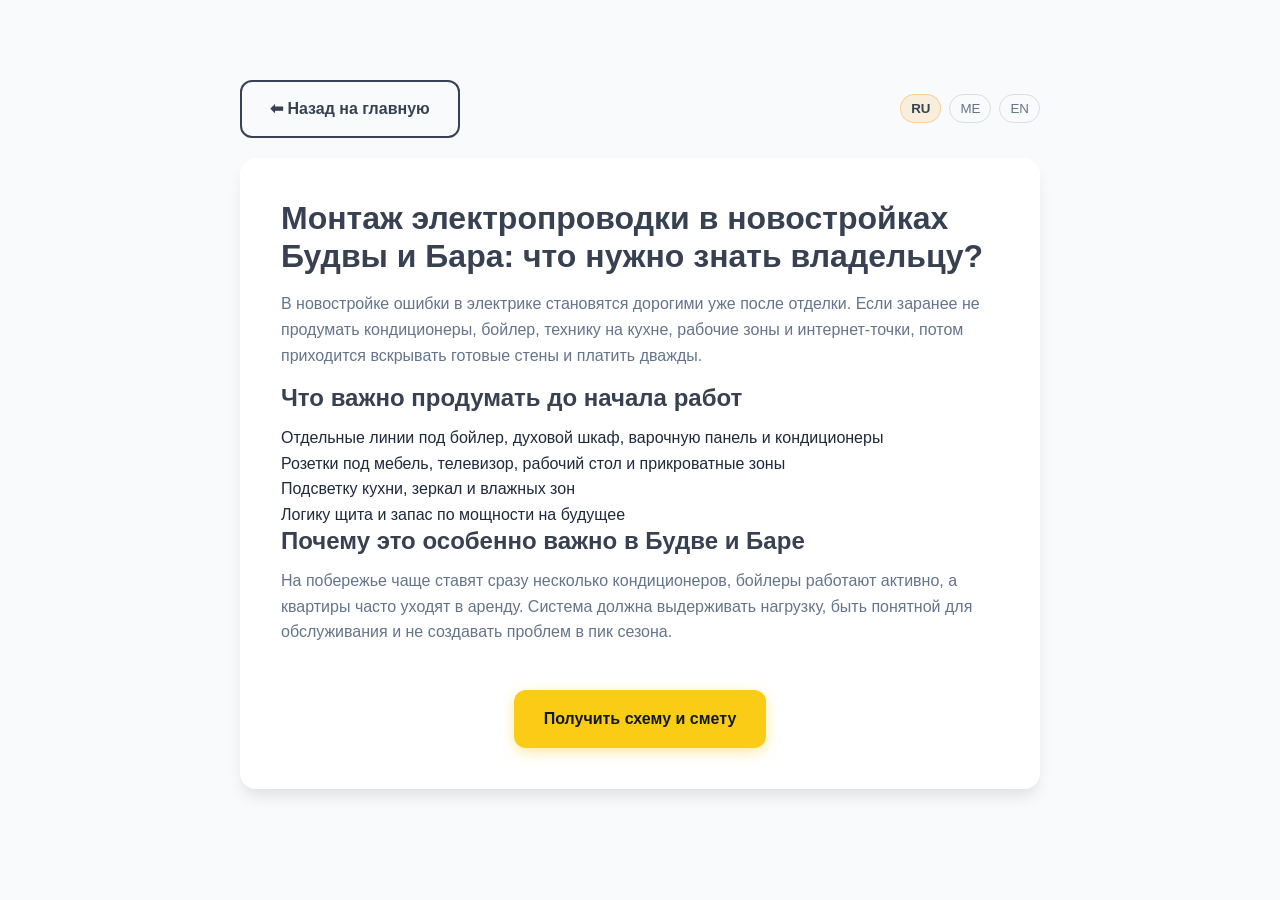
<file: articles/article-2.html>
<!DOCTYPE html>
<html lang="ru">
<head>
<meta charset="UTF-8">
<meta name="viewport" content="width=device-width, initial-scale=1.0">
<meta name="description" data-ru="Монтаж электропроводки в новостройках Будвы и Бара: что важно учесть владельцу до ремонта и чистовой отделки." data-ro="Montaža instalacija u novogradnji u Budvi i Baru: šta vlasnik mora znati prije renoviranja i završnih radova." data-en="Electrical wiring in new buildings in Budva and Bar: what owners need to know before renovation and finishing work." content="Монтаж электропроводки в новостройках Будвы и Бара: что важно учесть владельцу до ремонта и чистовой отделки.">
<title data-ru="Монтаж электропроводки в новостройках Будвы и Бара" data-ro="Montaža instalacija u novogradnji u Budvi i Baru" data-en="Electrical wiring in new buildings in Budva and Bar">Монтаж электропроводки в новостройках Будвы и Бара</title>
<link rel="stylesheet" href="../style.css">
<script defer src="article-lang.js"></script>
</head>
<body class="bg-light">
<div class="container section-padding container-narrow">
<div style="display:flex;justify-content:space-between;gap:16px;align-items:center;flex-wrap:wrap;margin-bottom:20px;">
<a href="../index.html" class="btn btn-outline" data-ru="⬅ Назад на главную" data-ro="⬅ Nazad na početnu" data-en="⬅ Back to home">⬅ Назад на главную</a>
<div class="lang-switch"><button class="lang-label active" type="button" data-lang="ru">RU</button><button class="lang-label" type="button" data-lang="ro">ME</button><button class="lang-label" type="button" data-lang="en">EN</button></div>
</div>
<div class="glass-panel">
<h1 data-ru="Монтаж электропроводки в новостройках Будвы и Бара: что нужно знать владельцу?" data-ro="Montaža instalacija u novogradnji u Budvi i Baru: šta vlasnik treba da zna?" data-en="Electrical wiring in new buildings in Budva and Bar: what should the owner know?">Монтаж электропроводки в новостройках Будвы и Бара: что нужно знать владельцу?</h1>
<p data-ru="В новостройке ошибки в электрике становятся дорогими уже после отделки. Если заранее не продумать кондиционеры, бойлер, технику на кухне, рабочие зоны и интернет-точки, потом приходится вскрывать готовые стены и платить дважды." data-ro="U novogradnji greške u elektrici postaju skupe već nakon završnih radova. Ako se unaprijed ne isplaniraju klime, bojler, kuhinjska tehnika, radne zone i internet tačke, kasnije se moraju otvarati gotovi zidovi i plaćati dvostruko." data-en="In a new building, electrical mistakes become expensive as soon as the finishing work is done. If AC units, the boiler, kitchen appliances, work zones, and internet points are not planned in advance, finished walls often need to be opened later.">В новостройке ошибки в электрике становятся дорогими уже после отделки. Если заранее не продумать кондиционеры, бойлер, технику на кухне, рабочие зоны и интернет-точки, потом приходится вскрывать готовые стены и платить дважды.</p>
<h2 data-ru="Что важно продумать до начала работ" data-ro="Šta treba isplanirati prije početka radova" data-en="What must be planned before the work starts">Что важно продумать до начала работ</h2>
<ul>
<li data-ru="Отдельные линии под бойлер, духовой шкаф, варочную панель и кондиционеры" data-ro="Posebne linije za bojler, rernu, ploču i klime" data-en="Dedicated lines for the boiler, oven, hob, and air conditioners">Отдельные линии под бойлер, духовой шкаф, варочную панель и кондиционеры</li>
<li data-ru="Розетки под мебель, телевизор, рабочий стол и прикроватные зоны" data-ro="Utičnice za namještaj, televizor, radni sto i noćne ormariće" data-en="Sockets for furniture layout, TV, work desk, and bedside areas">Розетки под мебель, телевизор, рабочий стол и прикроватные зоны</li>
<li data-ru="Подсветку кухни, зеркал и влажных зон" data-ro="Rasvjetu kuhinje, ogledala i vlažnih zona" data-en="Lighting for the kitchen, mirrors, and wet zones">Подсветку кухни, зеркал и влажных зон</li>
<li data-ru="Логику щита и запас по мощности на будущее" data-ro="Logiku ormara i rezervu snage za budućnost" data-en="A logical panel layout and future power reserve">Логику щита и запас по мощности на будущее</li>
</ul>
<h2 data-ru="Почему это особенно важно в Будве и Баре" data-ro="Zašto je to posebno važno u Budvi i Baru" data-en="Why this matters especially in Budva and Bar">Почему это особенно важно в Будве и Баре</h2>
<p data-ru="На побережье чаще ставят сразу несколько кондиционеров, бойлеры работают активно, а квартиры часто уходят в аренду. Система должна выдерживать нагрузку, быть понятной для обслуживания и не создавать проблем в пик сезона." data-ro="Na primorju se često ugrađuje više klima, bojleri rade intenzivno, a stanovi se često izdaju. Sistem mora izdržati opterećenje, biti jasan za održavanje i ne praviti probleme u jeku sezone." data-en="On the coast, several air conditioners are often installed, boilers work heavily, and apartments are frequently rented out. The system must handle the load, be easy to maintain, and stay reliable during peak season.">На побережье чаще ставят сразу несколько кондиционеров, бойлеры работают активно, а квартиры часто уходят в аренду. Система должна выдерживать нагрузку, быть понятной для обслуживания и не создавать проблем в пик сезона.</p>
<div class="mt-30 text-center">
<a href="../index.html#contact" class="btn btn-primary mt-15" data-ru="Получить схему и смету" data-ro="Zatraži šemu i ponudu" data-en="Get a layout and quote">Получить схему и смету</a>
</div>
</div>
</div>
</body>
</html>
</file>
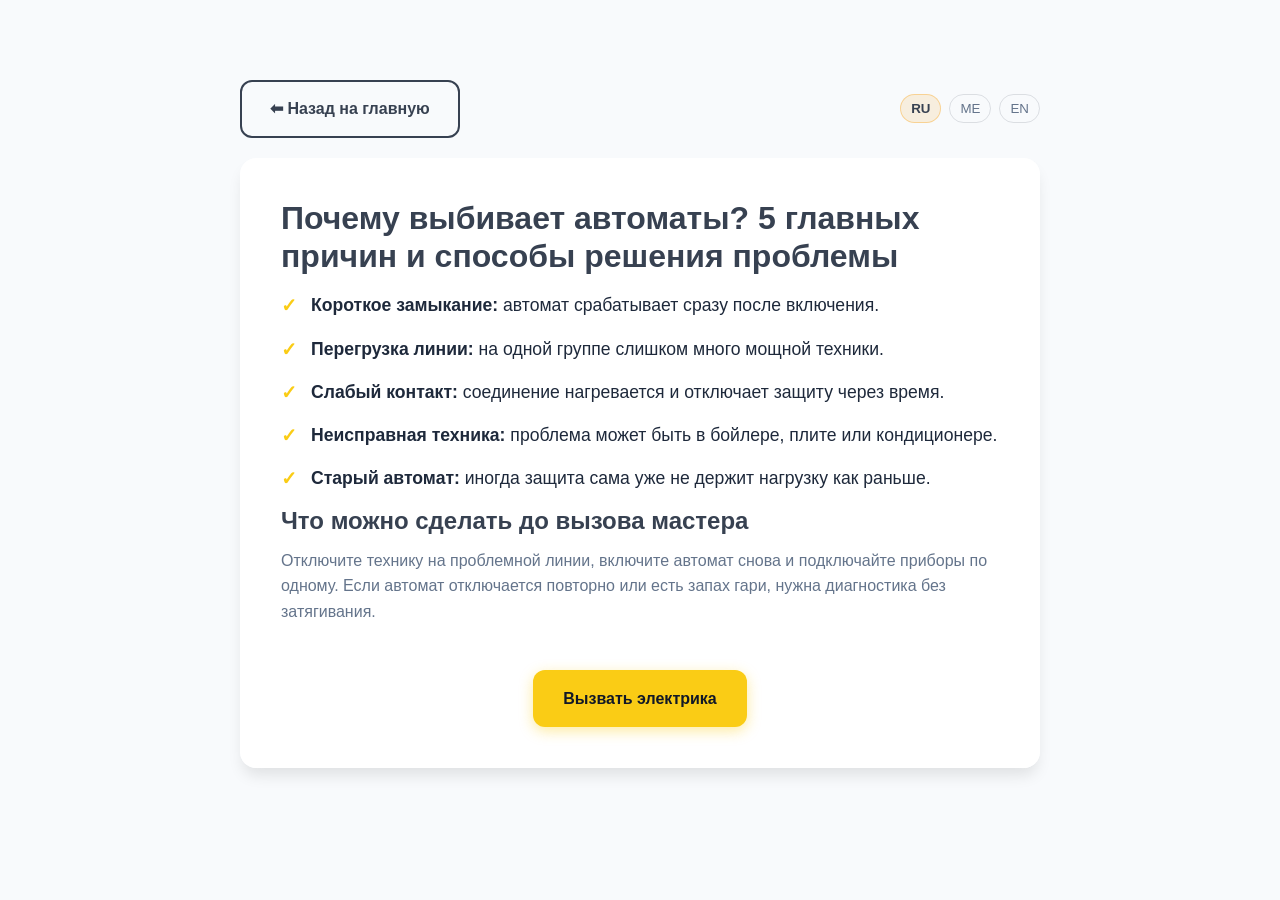
<file: articles/article-3.html>
<!DOCTYPE html>
<html lang="ru">
<head>
<meta charset="UTF-8">
<meta name="viewport" content="width=device-width, initial-scale=1.0">
<meta name="description" data-ru="Почему выбивает автоматы: 5 главных причин, что можно проверить самому и когда нужен аварийный вызов электрика." data-ro="Zašto ispadaju automati: 5 glavnih razloga, šta možete sami provjeriti i kada treba hitan električar." data-en="Why breakers trip: 5 main reasons, what you can check yourself, and when you need an emergency electrician." content="Почему выбивает автоматы: 5 главных причин, что можно проверить самому и когда нужен аварийный вызов электрика.">
<title data-ru="Почему выбивает автоматы: 5 главных причин" data-ro="Zašto ispadaju automati: 5 glavnih razloga" data-en="Why breakers trip: 5 main reasons">Почему выбивает автоматы: 5 главных причин</title>
<link rel="stylesheet" href="../style.css">
<script defer src="article-lang.js"></script>
</head>
<body class="bg-light">
<div class="container section-padding container-narrow">
<div style="display:flex;justify-content:space-between;gap:16px;align-items:center;flex-wrap:wrap;margin-bottom:20px;">
<a href="../index.html" class="btn btn-outline" data-ru="⬅ Назад на главную" data-ro="⬅ Nazad na početnu" data-en="⬅ Back to home">⬅ Назад на главную</a>
<div class="lang-switch"><button class="lang-label active" type="button" data-lang="ru">RU</button><button class="lang-label" type="button" data-lang="ro">ME</button><button class="lang-label" type="button" data-lang="en">EN</button></div>
</div>
<div class="glass-panel">
<h1 data-ru="Почему выбивает автоматы? 5 главных причин и способы решения проблемы" data-ro="Zašto ispadaju automati? 5 glavnih razloga i rješenja" data-en="Why do breakers trip? 5 main causes and how to solve them">Почему выбивает автоматы? 5 главных причин и способы решения проблемы</h1>
<ul class="check-list">
<li data-ru="<b>Короткое замыкание:</b> автомат срабатывает сразу после включения." data-ro="<b>Kratki spoj:</b> automat ispada odmah nakon uključivanja." data-en="<b>Short circuit:</b> the breaker trips immediately after switching on."><b>Короткое замыкание:</b> автомат срабатывает сразу после включения.</li>
<li data-ru="<b>Перегрузка линии:</b> на одной группе слишком много мощной техники." data-ro="<b>Preopterećenje linije:</b> previše jakih uređaja je na jednoj grupi." data-en="<b>Circuit overload:</b> too many high-load appliances are on one circuit."><b>Перегрузка линии:</b> на одной группе слишком много мощной техники.</li>
<li data-ru="<b>Слабый контакт:</b> соединение нагревается и отключает защиту через время." data-ro="<b>Loš kontakt:</b> spoj se zagrijava i nakon nekog vremena aktivira zaštitu." data-en="<b>Bad connection:</b> the joint heats up and trips protection after some time."><b>Слабый контакт:</b> соединение нагревается и отключает защиту через время.</li>
<li data-ru="<b>Неисправная техника:</b> проблема может быть в бойлере, плите или кондиционере." data-ro="<b>Neispravan uređaj:</b> problem može biti u bojleru, šporetu ili klimi." data-en="<b>Faulty appliance:</b> the issue may be inside a boiler, cooker, or air conditioner."><b>Неисправная техника:</b> проблема может быть в бойлере, плите или кондиционере.</li>
<li data-ru="<b>Старый автомат:</b> иногда защита сама уже не держит нагрузку как раньше." data-ro="<b>Star automat:</b> ponekad zaštita više ne podnosi opterećenje kao ranije." data-en="<b>Old breaker:</b> sometimes the protection device itself no longer handles the load properly."><b>Старый автомат:</b> иногда защита сама уже не держит нагрузку как раньше.</li>
</ul>
<h2 data-ru="Что можно сделать до вызова мастера" data-ro="Šta možete uraditi prije dolaska majstora" data-en="What you can do before calling an electrician">Что можно сделать до вызова мастера</h2>
<p data-ru="Отключите технику на проблемной линии, включите автомат снова и подключайте приборы по одному. Если автомат отключается повторно или есть запах гари, нужна диагностика без затягивания." data-ro="Isključite uređaje sa problematične linije, uključite automat ponovo i povezujte uređaje jedan po jedan. Ako automat ponovo ispadne ili se osjeti miris paljevine, potrebna je hitna dijagnostika." data-en="Unplug appliances from the affected circuit, reset the breaker, and reconnect devices one by one. If the breaker trips again or you notice a burning smell, diagnostics are needed without delay.">Отключите технику на проблемной линии, включите автомат снова и подключайте приборы по одному. Если автомат отключается повторно или есть запах гари, нужна диагностика без затягивания.</p>
<div class="mt-30 text-center">
<a href="../index.html#contact" class="btn btn-primary mt-15" data-ru="Вызвать электрика" data-ro="Pozovi električara" data-en="Call an electrician">Вызвать электрика</a>
</div>
</div>
</div>
</body>
</html>
</file>
<file: style.css>
:root {
  --primary: #374151;
  /* Dark Gray */
  --primary-light: #4B5563;
  --accent: #FACC15;
  /* Electric Yellow */
  --accent-hover: #EAB308;
  --bg-light: #F8FAFC;
  --bg-white: #FFFFFF;
  --text-dark: #1E293B;
  --text-muted: #64748B;
  --bg-dark: #1F2937;
  --bg-darker: #111827;
  --glass-bg: rgba(255, 255, 255, 0.9);
  --glass-border: rgba(255, 255, 255, 0.2);
  --shadow-sm: 0 1px 3px rgba(0, 0, 0, 0.1);
  --shadow-md: 0 4px 6px -1px rgba(0, 0, 0, 0.1);
  --shadow-lg: 0 10px 15px -3px rgba(0, 0, 0, 0.1);
  --radius: 12px;
  --transition: all 0.3s ease;

  --font-heading: 'Montserrat', sans-serif;
  --font-body: 'Inter', sans-serif;
}

* {
  margin: 0;
  padding: 0;
  box-sizing: border-box;
}

html {
  scroll-behavior: smooth;
  font-size: 16px;
}

body {
  font-family: var(--font-body);
  color: var(--text-dark);
  background-color: var(--bg-light);
  line-height: 1.6;
}

/* Typography */
h1,
h2,
h3,
h4,
h5,
h6 {
  font-family: var(--font-heading);
  font-weight: 700;
  line-height: 1.2;
  margin-bottom: 0.5em;
  color: var(--primary);
}

p {
  margin-bottom: 1rem;
  color: var(--text-muted);
}

a {
  text-decoration: none;
  color: inherit;
  transition: var(--transition);
}

ul {
  list-style: none;
}

/* Layout & Utils */
.container {
  max-width: 1200px;
  margin: 0 auto;
  padding: 0 20px;
}

.container-narrow {
  max-width: 800px;
}

.section-padding {
  padding: 80px 0;
}

.text-center {
  text-align: center;
}

.mt-15 {
  margin-top: 15px;
}

.mt-30 {
  margin-top: 30px;
}

.w-100 {
  width: 100%;
}

.hidden {
  display: none !important;
}

.bg-light {
  background-color: var(--bg-light);
}

.bg-dark {
  background-color: var(--bg-dark);
  color: white;
}

.bg-dark h2,
.bg-dark h3,
.bg-dark h4 {
  color: white;
}

.bg-darker {
  background-color: var(--bg-darker);
}

.highlight-yellow {
  color: var(--accent);
}

/* Grids */
.grid-2 {
  display: grid;
  grid-template-columns: repeat(2, 1fr);
  gap: 30px;
}

.grid-3 {
  display: grid;
  grid-template-columns: repeat(auto-fit, minmax(300px, 1fr));
  gap: 30px;
}

.grid-4 {
  display: grid;
  grid-template-columns: repeat(auto-fit, minmax(250px, 1fr));
  gap: 30px;
}

.align-center {
  align-items: center;
}

/* Buttons */
.btn {
  display: inline-block;
  padding: 14px 28px;
  border-radius: var(--radius);
  font-weight: 600;
  cursor: pointer;
  border: 2px solid transparent;
  text-align: center;
  transition: var(--transition);
  font-family: var(--font-heading);
}

.btn-primary {
  background-color: var(--accent);
  color: var(--bg-darker);
  box-shadow: 0 4px 14px rgba(250, 204, 21, 0.4);
}

.btn-primary:hover {
  background-color: var(--accent-hover);
  color: var(--bg-darker);
  transform: translateY(-2px);
  box-shadow: 0 6px 20px rgba(250, 204, 21, 0.6);
}

.btn-secondary {
  background-color: var(--bg-light);
  color: var(--text-dark);
  border: 2px solid #E2E8F0;
}

.btn-secondary:hover {
  background-color: #E2E8F0;
}

.btn-outline {
  background-color: transparent;
  color: var(--primary);
  border-color: var(--primary);
}

.btn-outline:hover {
  background-color: var(--primary);
  color: white;
}

/* Glass Panel */
.glass-panel {
  background: var(--glass-bg);
  backdrop-filter: blur(10px);
  border: 1px solid var(--glass-border);
  border-radius: 16px;
  padding: 40px;
  box-shadow: var(--shadow-lg);
}

/* Navbar */
.navbar {
  position: fixed;
  top: 0;
  left: 0;
  right: 0;
  background: rgba(255, 255, 255, 0.95);
  backdrop-filter: blur(10px);
  z-index: 1000;
  box-shadow: var(--shadow-sm);
  padding: 15px 0;
}

.nav-wrapper {
  display: flex;
  justify-content: space-between;
  align-items: center;
}

.logo {
  display: flex;
  align-items: center;
  min-width: 180px;
}

.site-logo {
  width: 180px;
  height: auto;
  display: block;
  object-fit: contain;
}

.nav-right {
  display: flex;
  align-items: center;
  gap: 20px;
}

.phone-link {
  font-weight: 700;
  color: var(--text-dark);
  font-size: 1.1rem;
}

/* Language Toggle Switch */
.lang-switch {
  display: flex;
  align-items: center;
  gap: 8px;
  font-weight: 600;
  font-size: 0.9rem;
  flex-wrap: wrap;
}

.lang-label {
  background: transparent;
  border: 1px solid rgba(15, 23, 42, 0.12);
  border-radius: 999px;
  padding: 6px 10px;
  color: var(--text-muted);
  cursor: pointer;
  transition: 0.3s;
}

.lang-label.active {
  color: var(--primary);
  font-weight: 800;
  background: rgba(245, 158, 11, 0.12);
  border-color: rgba(245, 158, 11, 0.35);
}

/* Hero */
.hero {
  padding: 160px 0 80px;
  background: linear-gradient(135deg, #F3F4F6 0%, #E5E7EB 100%);
  position: relative;
  overflow: hidden;
}

.hero::before {
  content: '';
  position: absolute;
  right: -10%;
  top: 0;
  width: 50%;
  height: 100%;
  background: url('images/hero-bg.png') center/cover no-repeat;
  opacity: 0.15;
  z-index: 0;
}

.hero-grid {
  display: grid;
  grid-template-columns: 1fr 1fr;
  align-items: center;
  gap: 40px;
  position: relative;
  z-index: 1;
}

.hero-content {
  position: relative;
  z-index: 1;
  max-width: 650px;
}

.hero-image-wrapper {
  position: relative;
  z-index: 1;
}

.hero-image-wrapper img {
  width: 100%;
  max-width: 500px;
  border-radius: 20px;
  box-shadow: 0 20px 25px -5px rgba(0, 0, 0, 0.1);
  transform: rotate(3deg);
  transition: transform 0.3s;
  display: block;
  margin: 0 auto;
}

.hero-image-wrapper img:hover {
  transform: rotate(0deg) scale(1.02);
}

.hero h1 {
  font-size: 3.5rem;
  margin-bottom: 20px;
}

.hero-subtitle {
  font-size: 1.25rem;
  margin-bottom: 40px;
  color: var(--text-dark);
}

.badge {
  display: inline-block;
  background: rgba(30, 58, 138, 0.1);
  color: var(--primary);
  padding: 6px 14px;
  border-radius: 20px;
  font-size: 0.9rem;
  font-weight: 600;
  margin-bottom: 15px;
}

.hero-cta {
  display: flex;
  gap: 15px;
}

/* Cards & Grid Items */
.benefit-card {
  background: var(--bg-white);
  padding: 30px;
  border-radius: var(--radius);
  box-shadow: var(--shadow-sm);
  transition: var(--transition);
  border-top: 4px solid var(--accent);
}

.benefit-card:hover {
  transform: translateY(-5px);
  box-shadow: var(--shadow-md);
}

.benefit-card .icon {
  font-size: 2.5rem;
  margin-bottom: 15px;
}

.service-card {
  background: var(--bg-white);
  border-radius: var(--radius);
  overflow: hidden;
  box-shadow: var(--shadow-sm);
}

.service-card img {
  width: 100%;
  height: 200px;
  object-fit: cover;
}

.service-card h3,
.service-card p {
  padding: 0 20px;
}

.service-card h3 {
  margin-top: 20px;
}

.service-card p {
  margin-bottom: 20px;
}

/* Calculator / Quiz */
.quiz-header {
  margin-bottom: 30px;
}

.progress-bar {
  width: 100%;
  height: 8px;
  background: #E2E8F0;
  border-radius: 4px;
  margin-top: 15px;
  margin-bottom: 25px;
  overflow: hidden;
}

.progress {
  height: 100%;
  background: var(--accent);
  transition: width 0.3s ease;
}

.quiz-step h3 {
  margin-bottom: 25px;
  font-size: 1.5rem;
}

.quiz-options {
  display: flex;
  flex-direction: column;
  gap: 20px;
}

.quiz-radio {
  display: flex;
  align-items: center;
  padding: 18px 20px;
  border: 2px solid #E2E8F0;
  border-radius: 8px;
  cursor: pointer;
  transition: 0.2s;
}

.quiz-radio:hover {
  border-color: var(--primary-light);
  background: #F8FAFC;
}

.quiz-radio input {
  margin-right: 15px;
  transform: scale(1.3);
}

.quiz-input {
  width: 100%;
  padding: 18px;
  border: 2px solid #E2E8F0;
  border-radius: 8px;
  font-size: 1.1rem;
  font-family: var(--font-body);
  margin-bottom: 10px;
}

.quiz-footer {
  margin-top: 30px;
  display: flex;
  justify-content: space-between;
  align-items: center;
}

/* Forms */
.form-group {
  margin-bottom: 20px;
}

.form-label {
  display: inline-block;
  margin-bottom: 8px;
  color: var(--text-dark);
  font-family: var(--font-heading);
  font-size: 0.95rem;
  font-weight: 700;
  letter-spacing: 0.01em;
}

.form-control {
  width: 100%;
  padding: 14px;
  border: 1px solid #CBD5E1;
  border-radius: 8px;
  font-family: inherit;
  font-size: 1rem;
  color: var(--text-dark);
  background: rgba(255, 255, 255, 0.98);
  transition: 0.3s;
}

.form-control::placeholder {
  color: #475569;
  opacity: 1;
}

.form-control:focus {
  outline: none;
  border-color: var(--primary);
  box-shadow: 0 0 0 3px rgba(59, 130, 246, 0.2);
}

/* Steps */
.step-card {
  text-align: center;
  padding: 20px;
}

.step-num {
  width: 60px;
  height: 60px;
  line-height: 60px;
  background: var(--primary);
  color: white;
  border-radius: 50%;
  font-size: 1.5rem;
  font-weight: 700;
  margin: 0 auto 20px;
  font-family: var(--font-heading);
}

/* Table */
.table-container {
  overflow-x: auto;
}

.prices-table {
  width: 100%;
  border-collapse: collapse;
  background: white;
  border-radius: var(--radius);
  overflow: hidden;
  box-shadow: var(--shadow-sm);
}

.prices-table th,
.prices-table td {
  padding: 15px 20px;
  text-align: left;
  border-bottom: 1px solid #E2E8F0;
}

.prices-table th {
  background: var(--primary);
  color: white;
  font-weight: 600;
  font-family: var(--font-heading);
}

.prices-table tr:last-child td {
  border-bottom: none;
}

.prices-table tr:hover td {
  background: #F8FAFC;
}

/* Reviews */
.review-card {
  background: white;
  padding: 30px;
  border-radius: var(--radius);
  box-shadow: var(--shadow-sm);
}

.stars {
  color: var(--accent);
  margin-bottom: 15px;
  font-size: 1.2rem;
}

.review-text {
  font-style: italic;
}

.review-author {
  font-weight: 700;
  color: var(--primary);
  margin-top: 15px;
}

/* Gallery */
.gallery-item {
  position: relative;
  border-radius: var(--radius);
  overflow: hidden;
  aspect-ratio: 4/3;
}

.gallery-item img {
  width: 100%;
  height: 100%;
  object-fit: cover;
  transition: 0.5s;
}

.gallery-item:hover img {
  transform: scale(1.05);
}

.gallery-label {
  position: absolute;
  bottom: 0;
  left: 0;
  right: 0;
  background: rgba(15, 23, 42, 0.8);
  color: white;
  padding: 15px;
  font-weight: 600;
  transform: translateY(100%);
  transition: 0.3s;
}

.gallery-item:hover .gallery-label {
  transform: translateY(0);
}

/* Why me & Image */
.rounded-img {
  border-radius: 20px;
  box-shadow: var(--shadow-lg);
  width: 100%;
  height: auto;
}

.check-list li {
  position: relative;
  padding-left: 30px;
  margin-bottom: 15px;
  font-weight: 500;
  font-size: 1.1rem;
}

.check-list li::before {
  content: '✓';
  position: absolute;
  left: 0;
  top: 0;
  color: var(--accent);
  font-weight: bold;
  font-size: 1.2rem;
}

/* Footer / Contact */
.accordion-item {
  border-bottom: 1px solid rgba(255, 255, 255, 0.1);
  padding: 15px 0;
}

.accordion-header {
  cursor: pointer;
  display: flex;
  justify-content: space-between;
  align-items: center;
}

.accordion-body {
  padding-top: 10px;
  color: #CBD5E1;
}

#articles-list li {
  margin-bottom: 10px;
}

#articles-list a {
  color: var(--accent);
  text-decoration: underline;
}

#articles-list a:hover {
  color: white;
}

.footer {
  padding: 30px 0;
  border-top: 1px solid rgba(255, 255, 255, 0.05);
}

/* Floating Messenger */
.floating-btn {
  position: fixed;
  bottom: 30px;
  right: 30px;
  z-index: 1000;
  display: flex;
  flex-direction: column;
  align-items: flex-end;
  gap: 15px;
}

.floating-btn-options {
  display: flex;
  flex-direction: column;
  gap: 10px;
  opacity: 0;
  pointer-events: none;
  transform: translateY(20px);
  transition: all 0.3s cubic-bezier(0.68, -0.55, 0.265, 1.55);
}

.floating-btn.active .floating-btn-options {
  opacity: 1;
  pointer-events: auto;
  transform: translateY(0);
}

.f-opt {
  width: 50px;
  height: 50px;
  border-radius: 50%;
  display: flex;
  justify-content: center;
  align-items: center;
  box-shadow: var(--shadow-md);
  transition: transform 0.2s;
}

.f-opt:hover {
  transform: scale(1.1);
}

.f-opt.telegram {
  background: #0088cc;
}

.f-opt.viber {
  background: #665cac;
}

.f-opt.whatsapp {
  background: #25d366;
}

.f-opt.phone {
  background: var(--accent);
}

.f-toggle {
  width: 60px;
  height: 60px;
  border-radius: 50%;
  background: var(--primary);
  border: none;
  cursor: pointer;
  display: flex;
  justify-content: center;
  align-items: center;
  box-shadow: 0 4px 14px rgba(30, 58, 138, 0.4);
  transition: transform 0.2s, background 0.2s;
}

.f-toggle:hover {
  transform: scale(1.1);
  background: var(--primary-light);
}

.f-toggle .msg-icon,
.f-toggle .close-icon {
  position: absolute;
  transition: all 0.3s;
}

.f-toggle .hidden {
  opacity: 0;
  transform: rotate(-90deg) scale(0);
}

/* Responsive */
@media (max-width: 900px) {
  .hero-grid {
    grid-template-columns: 1fr;
    text-align: center;
  }

  .hero-image-wrapper {
    margin-top: 30px;
  }

  .hero-image-wrapper img {
    transform: none;
  }

  .hero-cta {
    justify-content: center;
  }
}

/* Responsive */
@media (max-width: 768px) {
  .hero h1 {
    font-size: 2.5rem;
  }

  .grid-2,
  .grid-3,
  .grid-4 {
    grid-template-columns: 1fr;
  }

  .hero-cta {
    flex-direction: column;
  }

  .nav-right .phone-link {
    display: none;
  }
}
</file>
